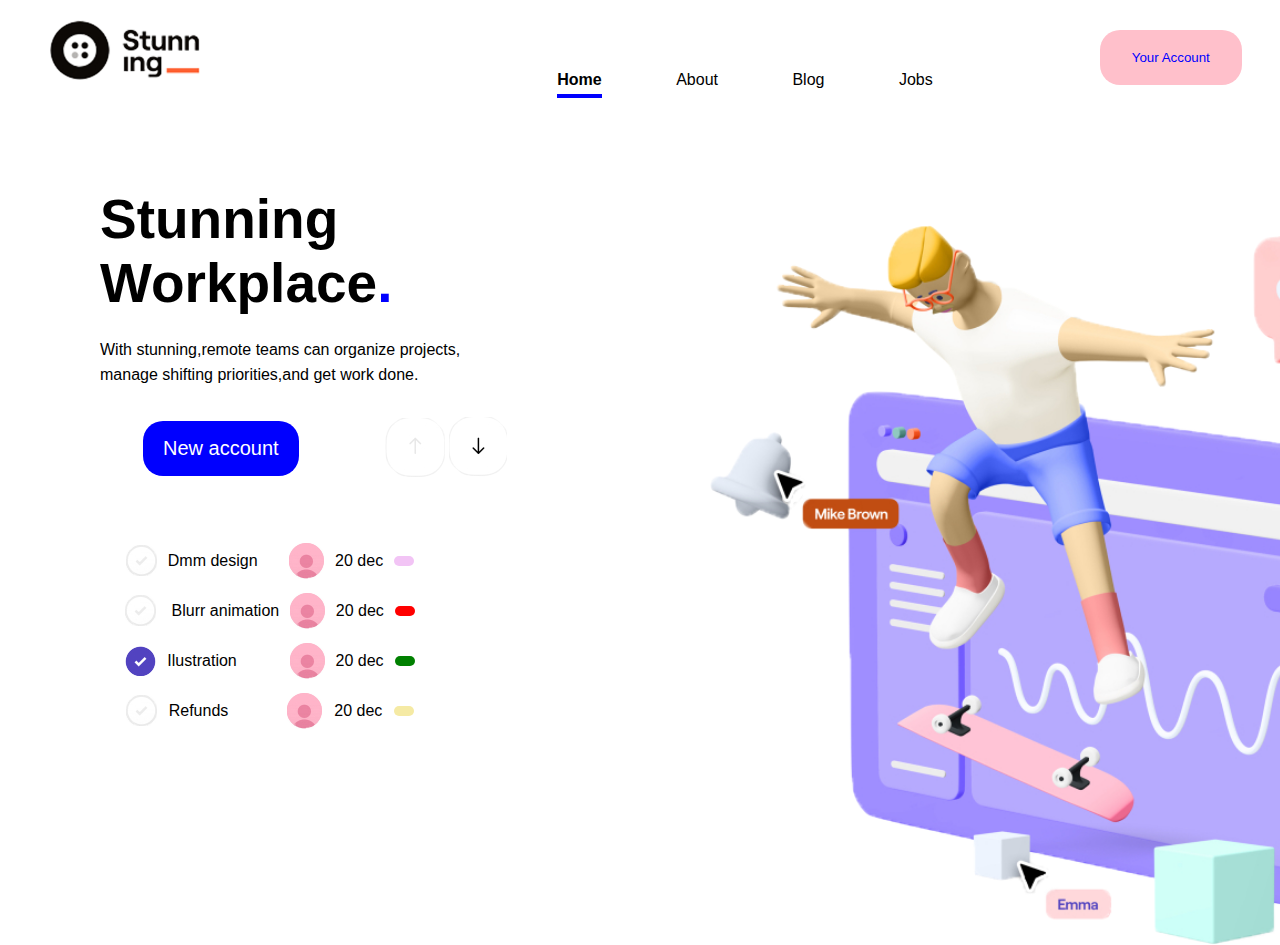
<file: Project_1/index.html>
<!DOCTYPE html>
<html lang="en" dir="ltr">
  <head>
    <meta charset="utf-8">
    <meta name="viewport" content="width=device-width, initial-scale=1">
    <link rel="stylesheet" href="styles.css">
    <title></title>
  </head>
  <body>
    <header>
      <img src="images/stunning-logo.png" alt="logo-icon">
      <nav >
        <a href="#" id="active">Home</a>
        <a href="#">About</a>
        <a href="#">Blog</a>
        <a href="#">Jobs</a>
      </nav>
      <button type="button" name="button">Your Account</button>
    </header>
    <div class="left-content">

      <h1 class="content">Stunning<br> Workplace<span style="color : blue;">.</span></h1>

      <p class="para">With stunning,remote teams can organize projects,<br>
      manage shifting priorities,and get work done.</p>
      <div>
        <img src="images/landing-section-image.png" class="full-pic" alt="">
        </div>

      <div class="bottom-content">
        <button type="button" name="button"> New account</button>
        <div style="display:inline">
           <a href="#"><img  src="images/arrow-up.png" alt=""></a>
           <a href="#"><img src="images/arrow-down.png" alt=""></a>
        </div>
      </div>

      <div class="list">
        <a href="#" class="list-item">
          <img src="images/tick-gray.png" alt="">
          <p>Dmm design </p>&nbsp;&nbsp;
          <img src="images/user-pink.png" alt="">
          <p>20 dec</p>
          <div style="background-color:#f2c4f5;"></div>
        </a>

        <a href="#" class="list-item">
          <img src="images/tick-gray.png" alt="">
          <p> &nbsp;Blurr animation </p>
          <img src="images/user-pink.png" alt="">
          <p>20 dec</p>
          <div style="background-color:red ;"></div>
        </a>

        <a href="#" class="list-item">
          <img src="images/tick-blue.png" alt="">
          <p>Ilustration&nbsp;&nbsp; &nbsp;&nbsp;</p>&nbsp;&nbsp;
          <img src="images/user-pink.png" alt="">
          <p>20 dec</p>
          <div style="background-color:green ;"></div>
        </a>

        <a href="#" class="list-item">
          <img src="images/tick-gray.png" alt="">
          <p>Refunds&nbsp;&nbsp;&nbsp;&nbsp;&nbsp;&nbsp;&nbsp;</p>&nbsp;
          <img src="images/user-pink.png" alt="">
          <p>20 dec</p>
          <div style="background-color:#f5eaa4 ;"></div>
        </a>
      </div>

    </div>
   
  </body>

</html>
</file>
<file: Project_1/styles.css>
* {
  box-sizing: border-box;
}
 body {
   font-family: sans-serif;
   margin: 0;
 }

 header{
   display: flex;
   width: 100%;
   height: 20vh;
 }

 header img{
   width : 150px;
   height: 60px;
   display: block;
   margin: 20px 0 0 50px;
 }
header nav {
  margin-left: 25%;
  margin-top: -20px;
  display: flex;
  width: 50vh;
  align-items: center;
  justify-content: space-around;
}
 header a{
   display: inline;
   color: black;
   text-decoration: none;
 }

 #active{
   font-weight: bolder;
   border-bottom: 4px solid blue;
   padding: 8px 0 5px 0;
 }

 header button{
   position:absolute ;
   right: 3%;
   padding: 0 20px 0 20px;
   height: 55px;
   border: none;
   background-color: pink;
   border-radius: 20px;
   color: blue;
   margin-top: 30px;
   left: 1100px;
   
   
   justify-content: space-around;
 }
.full-pic{
  display: inline;
  height: 80%;
  position: absolute;
  right: 2%;
  left: 710px;
  top : 25%;
 
  
}
.left-content{
  width: 50%;
  margin:-30px 0 0 100px;
  align-content: flex-end;

}
.content{
  font-size:55px;
}

.para{
  line-height: 25px;
  margin: -15px 0 30px 0;
}
.bottom-content button{
  font-size:20px;
  color: white;
  border-radius: 20px;
  border: none;
  background-color: blue;
  height: 55px;
  padding: 0 20px 0 20px;
}
.bottom-content img{
  display: inline;
  border: none

}

.bottom-content{
  width: 50vh;
  display: flex;
  align-items: center;
  justify-content: space-around;
  margin-top: 10px;
}


.list{
  margin: 60px 0 0 20px;
  vertical-align: middle;
 
}

.list .list-item{
  cursor: pointer;
  text-decoration: none;
  color: black;
  border-radius: 30px;
  display: flex;
  align-items: center;
  justify-content: space-around;
  width: 300px;
  height: 40px;
  margin: 10px 0 10px 0;
}

.list .list-item p{
  display: inline;
}


.list-item div{
  height: 10px;
  width: 20px;
  background-color: grey;
  border-radius: 5px;
}
.list a:hover {
  background-color:rgb(221, 207, 207);
}
</file>
